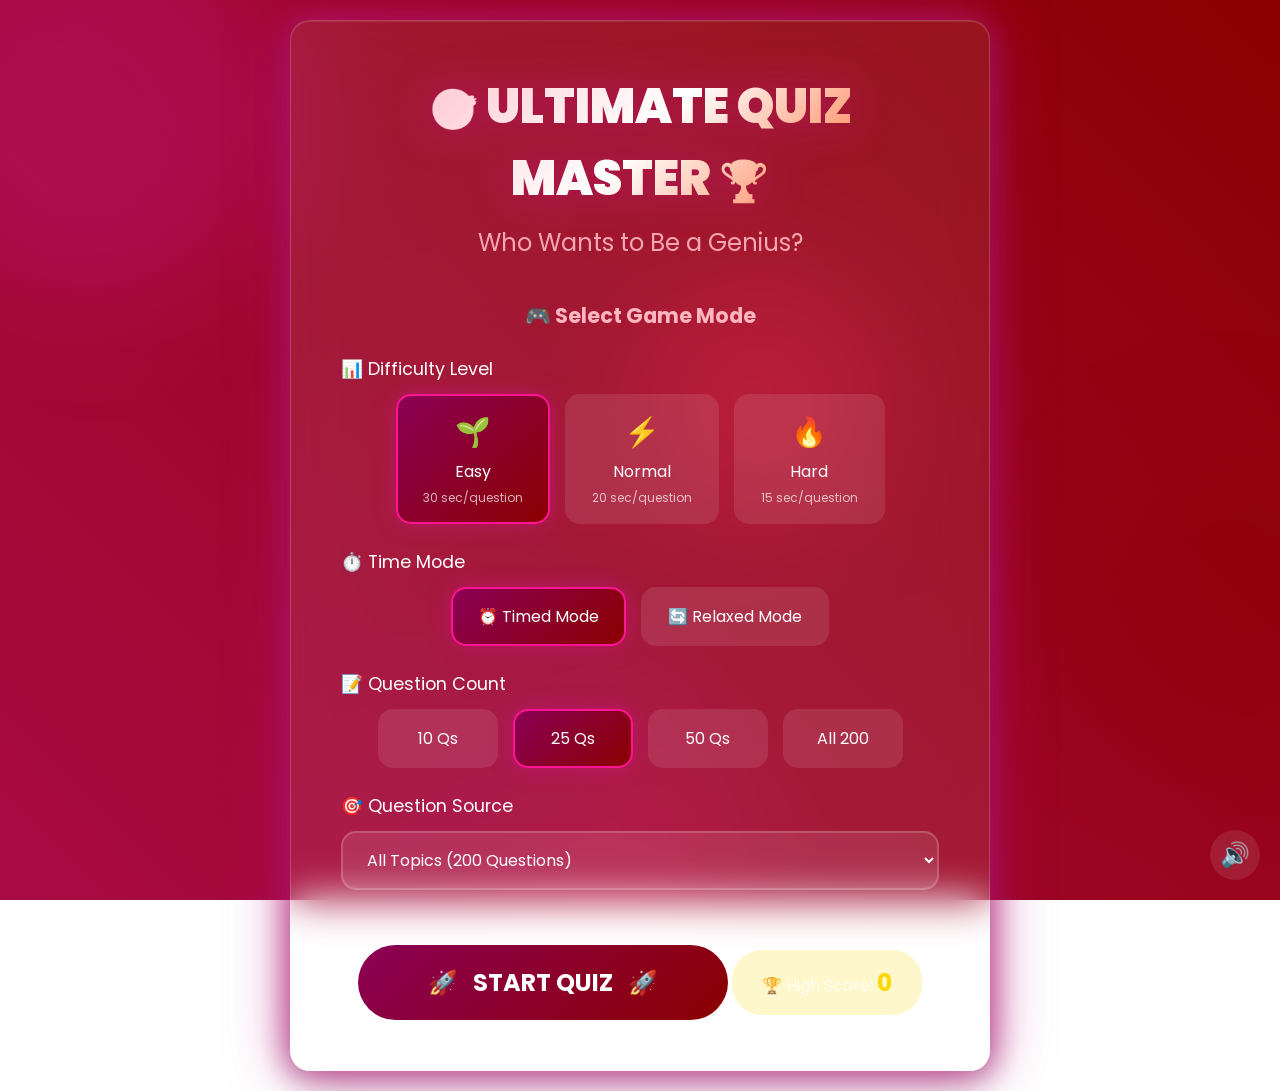
<file: index.html>
<!DOCTYPE html>
<html lang="en">
<head>
    <meta charset="UTF-8">
    <meta name="viewport" content="width=device-width, initial-scale=1.0">
    <title>🎯 Ultimate Quiz Master - Who Wants to Be a Genius?</title>
    <link rel="stylesheet" href="style.css">
    <link href="https://fonts.googleapis.com/css2?family=Poppins:wght@400;600;700;900&display=swap" rel="stylesheet">
</head>
<body>
    <!-- Animated Background -->
    <div class="bg-animation">
        <div class="bg-gradient"></div>
        <div class="floating-shapes">
            <div class="shape shape1"></div>
            <div class="shape shape2"></div>
            <div class="shape shape3"></div>
            <div class="shape shape4"></div>
        </div>
    </div>

    <!-- Start Screen -->
    <div id="startScreen" class="screen active">
        <div class="glass-container title-container">
            <h1 class="game-title">
                <span class="title-icon">🎯</span>
                ULTIMATE QUIZ MASTER
                <span class="title-icon">🏆</span>
            </h1>
            <p class="subtitle">Who Wants to Be a Genius?</p>
            
            <div class="mode-selection">
                <h3>🎮 Select Game Mode</h3>
                
                <div class="selection-group">
                    <label>📊 Difficulty Level</label>
                    <div class="difficulty-buttons">
                        <button class="mode-btn selected" data-difficulty="easy">
                            <span class="emoji">🌱</span>
                            Easy
                            <span class="desc">30 sec/question</span>
                        </button>
                        <button class="mode-btn" data-difficulty="normal">
                            <span class="emoji">⚡</span>
                            Normal
                            <span class="desc">20 sec/question</span>
                        </button>
                        <button class="mode-btn" data-difficulty="hard">
                            <span class="emoji">🔥</span>
                            Hard
                            <span class="desc">15 sec/question</span>
                        </button>
                    </div>
                </div>

                <div class="selection-group">
                    <label>⏱️ Time Mode</label>
                    <div class="time-toggles">
                        <button class="toggle-btn selected" data-timemode="true">⏰ Timed Mode</button>
                        <button class="toggle-btn" data-timemode="false">🔄 Relaxed Mode</button>
                    </div>
                </div>

                <div class="selection-group">
                    <label>📝 Question Count</label>
                    <div class="count-selector">
                        <button class="count-btn" data-count="10">10 Qs</button>
                        <button class="count-btn selected" data-count="25">25 Qs</button>
                        <button class="count-btn" data-count="50">50 Qs</button>
                        <button class="count-btn" data-count="all">All 200</button>
                    </div>
                </div>

                <div class="selection-group">
                    <label>🎯 Question Source</label>
                    <div class="source-selector">
                        <select id="topicSelect">
                            <option value="all">All Topics (200 Questions)</option>
                            <option value="1">Topic 1: Electrostatics (Q1-20)</option>
                            <option value="2">Topic 2: Atomic Nucleus (Q21-40)</option>
                            <option value="3">Topic 3: Magnetic Fields (Q41-60)</option>
                            <option value="4">Topic 4: Relativity (Q61-80)</option>
                            <option value="5">Topic 5: Generators & Motors (Q81-100)</option>
                            <option value="6">Topic 6: Inductance & Circuits (Q101-120)</option>
                            <option value="7">Topic 7: Magnetic Forces (Q121-140)</option>
                            <option value="8">Topic 8: Radioactivity (Q141-160)</option>
                            <option value="9">Topic 9: Atomic Structure (Q161-180)</option>
                            <option value="10">Topic 10: Electric Potential (Q181-200)</option>
                        </select>
                    </div>
                </div>
            </div>

            <button class="start-btn" id="startBtn">
                <span class="btn-icon">🚀</span>
                START QUIZ
                <span class="btn-icon">🚀</span>
            </button>

            <div class="high-score-display">
                <span class="hs-label">🏆 High Score:</span>
                <span class="hs-value" id="highScoreDisplay">0</span>
            </div>
        </div>
    </div>

    <!-- Game Screen -->
    <div id="gameScreen" class="screen">
        <div class="game-layout">
            <!-- Left Side - Prize Ladder -->
            <div class="prize-ladder glass-panel">
                <h3 class="ladder-title">🏆 Prize Ladder</h3>
                <div class="ladder" id="prizeLadder">
                    <!-- Generated by JS -->
                </div>
            </div>

            <!-- Center - Question Area -->
            <div class="question-area">
                <div class="game-header glass-panel">
                    <div class="stats-row">
                        <div class="stat-item">
                            <span class="stat-icon">🎯</span>
                            <span>Question <span id="currentQ">1</span>/<span id="totalQ">25</span></span>
                        </div>
                        <div class="stat-item">
                            <span class="stat-icon">⭐</span>
                            <span>Score: <span id="currentScore">0</span></span>
                        </div>
                        <div class="timer-container" id="timerContainer">
                            <span class="timer-icon">⏱️</span>
                            <div class="timer-bar">
                                <div class="timer-fill" id="timerFill"></div>
                            </div>
                            <span class="timer-text" id="timerText">20</span>
                        </div>
                        <div class="streak-display" id="streakDisplay">
                            🔥 <span id="streakCount">0</span> streak
                        </div>
                    </div>
                </div>

                <div class="question-panel glass-panel">
                    <div class="question-badge" id="questionBadge">Question 1</div>
                    <p class="question-text" id="questionText">Loading question...</p>
                </div>

                <div class="answers-grid" id="answersGrid">
                    <button class="answer-btn glass-panel" data-answer="A">
                        <span class="answer-letter">A</span>
                        <span class="answer-text">Option A</span>
                        <span class="answer-icon">✓</span>
                    </button>
                    <button class="answer-btn glass-panel" data-answer="B">
                        <span class="answer-letter">B</span>
                        <span class="answer-text">Option B</span>
                        <span class="answer-icon">✓</span>
                    </button>
                    <button class="answer-btn glass-panel" data-answer="C">
                        <span class="answer-letter">C</span>
                        <span class="answer-text">Option C</span>
                        <span class="answer-icon">✓</span>
                    </button>
                    <button class="answer-btn glass-panel" data-answer="D">
                        <span class="answer-letter">D</span>
                        <span class="answer-text">Option D</span>
                        <span class="answer-icon">✓</span>
                    </button>
                </div>

                <div class="lifelines-container" id="lifelinesContainer">
                    <h3 class="lifelines-title">💡 Lifelines</h3>
                    <div class="lifelines">
                        <button class="lifeline-btn" id="lifeline5050" data-lifeline="5050">
                            <span class="ll-icon">🎰</span>
                            <span class="ll-name">50:50</span>
                            <span class="ll-uses" id="ll5050count">1</span>
                        </button>
                        <button class="lifeline-btn" id="lifelineAudience" data-lifeline="audience">
                            <span class="ll-icon">👥</span>
                            <span class="ll-name">Ask Audience</span>
                            <span class="ll-uses" id="llAudienceCount">1</span>
                        </button>
                        <button class="lifeline-btn" id="lifelinePhone" data-lifeline="phone">
                            <span class="ll-icon">📞</span>
                            <span class="ll-name">Phone Friend</span>
                            <span class="ll-uses" id="llPhoneCount">1</span>
                        </button>
                        <button class="lifeline-btn" id="lifelineSkip" data-lifeline="skip">
                            <span class="ll-icon">⏭️</span>
                            <span class="ll-name">Skip</span>
                            <span class="ll-uses" id="llSkipCount">3</span>
                        </button>
                    </div>
                </div>
            </div>

            <!-- Right Side - Controls -->
            <div class="controls-panel glass-panel">
                <button class="control-btn exit-btn" id="exitBtn">
                    <span>🚪</span> Exit Game
                </button>
                <button class="control-btn pause-btn" id="pauseBtn">
                    <span>⏸️</span> Pause
                </button>
                <div class="combo-display" id="comboDisplay">
                    <span class="combo-label">Combo</span>
                    <span class="combo-value" id="comboValue">x1</span>
                </div>
            </div>
        </div>
    </div>

    <!-- Lifeline Modal -->
    <div id="lifelineModal" class="modal">
        <div class="modal-content glass-panel">
            <h3 id="lifelineTitle">Lifeline Result</h3>
            <div id="lifelineContent"></div>
            <button class="modal-close" id="closeLifelineModal">Got it!</button>
        </div>
    </div>

    <!-- Pause Modal -->
    <div id="pauseModal" class="modal">
        <div class="modal-content glass-panel">
            <h2>⏸️ Game Paused</h2>
            <p>Take a breather!</p>
            <div class="pause-options">
                <button class="pause-btn-large" id="resumeBtn">▶️ Resume</button>
                <button class="pause-btn-large" id="restartFromPauseBtn">🔄 Restart</button>
                <button class="pause-btn-large exit" id="quitFromPauseBtn">🚪 Quit</button>
            </div>
        </div>
    </div>

    <!-- Result Screen -->
    <div id="resultScreen" class="screen">
        <div class="result-container glass-container">
            <div id="resultIcon" class="result-icon">🏆</div>
            <h2 id="resultTitle">Quiz Complete!</h2>
            <div class="result-stats">
                <div class="result-stat">
                    <span class="rs-icon">✅</span>
                    <span class="rs-label">Correct</span>
                    <span class="rs-value" id="correctCount">0</span>
                </div>
                <div class="result-stat">
                    <span class="rs-icon">❌</span>
                    <span class="rs-label">Wrong</span>
                    <span class="rs-value" id="wrongCount">0</span>
                </div>
                <div class="result-stat">
                    <span class="rs-icon">🎯</span>
                    <span class="rs-label">Accuracy</span>
                    <span class="rs-value" id="accuracy">0%</span>
                </div>
                <div class="result-stat highlight">
                    <span class="rs-icon">⭐</span>
                    <span class="rs-label">Final Score</span>
                    <span class="rs-value" id="finalScore">0</span>
                </div>
                <div class="result-stat">
                    <span class="rs-icon">🔥</span>
                    <span class="rs-label">Best Streak</span>
                    <span class="rs-value" id="bestStreak">0</span>
                </div>
                <div class="result-stat">
                    <span class="rs-icon">⏱️</span>
                    <span class="rs-label">Time Used</span>
                    <span class="rs-value" id="timeUsed">0s</span>
                </div>
            </div>
            <div class="result-message" id="resultMessage"></div>
            <div class="result-actions">
                <button class="result-btn primary" id="playAgainBtn">
                    <span>🔄</span> Play Again
                </button>
                <button class="result-btn secondary" id="mainMenuBtn">
                    <span>🏠</span> Main Menu
                </button>
                <button class="result-btn secondary" id="shareScoreBtn">
                    <span>📤</span> Share Score
                </button>
            </div>
        </div>
    </div>

    <!-- Sound Toggle -->
    <button class="sound-toggle" id="soundToggle" title="Toggle Sound">
        <span id="soundIcon">🔊</span>
    </button>

    <script src="script.js"></script>
</body>
  </html>
</file>
<file: style.css>
/* ═══════════════════════════════════════════════════════════════════════════
   ULTIMATE QUIZ MASTER - Who Wants to Be a Genius
   Dark Pink to Dark Red Glass Glowing Theme
   ═══════════════════════════════════════════════════════════════════════════ */

/* CSS Variables */
:root {
    /* Primary Pink Colors */
    --pink-dark: #8B0055;
    --pink-medium: #C71585;
    --pink-light: #FF1493;
    --pink-pale: #FFB6C1;
    
    /* Primary Red Colors */
    --red-dark: #8B0000;
    --red-medium: #DC143C;
    --red-light: #FF4500;
    --red-crimson: #DC143C;
    
    /* Glass Effect Colors */
    --glass-bg: rgba(255, 255, 255, 0.08);
    --glass-border: rgba(255, 255, 255, 0.18);
    --glass-shadow: rgba(0, 0, 0, 0.3);
    
    /* Glow Colors */
    --glow-pink: rgba(199, 21, 133, 0.6);
    --glow-red: rgba(220, 20, 60, 0.6);
    --glow-intensity: 0 0 30px var(--glow-pink), 0 0 60px var(--glow-pink);
    
    /* Animations */
    --transition-speed: 3s;
}

/* Base Styles */
* {
    margin: 0;
    padding: 0;
    box-sizing: border-box;
}

body {
    font-family: 'Poppins', sans-serif;
    min-height: 100vh;
    overflow-x: hidden;
    color: white;
}

/* Animated Background */
.bg-animation {
    position: fixed;
    top: 0;
    left: 0;
    width: 100%;
    height: 100%;
    z-index: -1;
    overflow: hidden;
}

.bg-gradient {
    position: absolute;
    width: 200%;
    height: 200%;
    top: -50%;
    left: -50%;
    background: linear-gradient(
        45deg,
        var(--pink-dark),
        var(--pink-medium),
        var(--red-dark),
        var(--red-medium),
        var(--pink-dark)
    );
    background-size: 400% 400%;
    animation: gradientShift 8s ease infinite;
}

@keyframes gradientShift {
    0% { background-position: 0% 50%; }
    50% { background-position: 100% 50%; }
    100% { background-position: 0% 50%; }
}

.floating-shapes .shape {
    position: absolute;
    border-radius: 50%;
    filter: blur(60px);
    opacity: 0.4;
    animation: float 20s ease-in-out infinite;
}

.shape1 {
    width: 400px;
    height: 400px;
    background: var(--pink-medium);
    top: -100px;
    left: -100px;
    animation-delay: 0s;
}

.shape2 {
    width: 300px;
    height: 300px;
    background: var(--red-dark);
    top: 50%;
    right: -100px;
    animation-delay: -5s;
}

.shape3 {
    width: 350px;
    height: 350px;
    background: linear-gradient(135deg, var(--pink-dark), var(--red-medium));
    bottom: -100px;
    left: 30%;
    animation-delay: -10s;
}

.shape4 {
    width: 250px;
    height: 250px;
    background: var(--red-crimson);
    top: 30%;
    left: 50%;
    animation-delay: -15s;
}

@keyframes float {
    0%, 100% { transform: translate(0, 0) scale(1); }
    25% { transform: translate(30px, -30px) scale(1.1); }
    50% { transform: translate(-20px, 20px) scale(0.9); }
    75% { transform: translate(20px, 30px) scale(1.05); }
}

/* Glass Effect */
.glass-panel, .glass-container {
    background: var(--glass-bg);
    backdrop-filter: blur(20px);
    -webkit-backdrop-filter: blur(20px);
    border: 1px solid var(--glass-border);
    border-radius: 20px;
    box-shadow: 
        var(--glow-intensity),
        inset 0 1px 0 rgba(255, 255, 255, 0.1),
        0 8px 32px var(--glass-shadow);
    transition: all 0.4s ease;
}

.glass-panel:hover, .glass-container:hover {
    box-shadow: 
        0 0 40px var(--glow-pink),
        0 0 80px var(--glow-red),
        inset 0 1px 0 rgba(255, 255, 255, 0.15),
        0 12px 40px var(--glass-shadow);
}

/* Screen Management */
.screen {
    display: none;
    width: 100%;
    min-height: 100vh;
    padding: 20px;
}

.screen.active {
    display: flex;
    align-items: center;
    justify-content: center;
}

/* Start Screen */
.title-container {
    max-width: 700px;
    padding: 50px;
    text-align: center;
    animation: glowPulse 3s ease-in-out infinite;
}

@keyframes glowPulse {
    0%, 100% { 
        box-shadow: 
            0 0 30px var(--glow-pink),
            0 0 60px var(--glow-pink),
            inset 0 1px 0 rgba(255, 255, 255, 0.1),
            0 8px 32px var(--glass-shadow);
    }
    50% { 
        box-shadow: 
            0 0 40px var(--glow-red),
            0 0 80px var(--glow-red),
            inset 0 1px 0 rgba(255, 255, 255, 0.15),
            0 12px 40px var(--glass-shadow);
    }
}

.game-title {
    font-size: 3rem;
    font-weight: 900;
    background: linear-gradient(135deg, var(--pink-pale), white, var(--red-light));
    -webkit-background-clip: text;
    -webkit-text-fill-color: transparent;
    background-clip: text;
    text-shadow: none;
    filter: drop-shadow(0 0 20px var(--glow-pink));
    margin-bottom: 10px;
}

.title-icon {
    font-size: 2.5rem;
    display: inline-block;
    animation: bounce 1s ease-in-out infinite;
}

.title-icon:last-child {
    animation-delay: 0.5s;
}

@keyframes bounce {
    0%, 100% { transform: translateY(0); }
    50% { transform: translateY(-10px); }
}

.subtitle {
    font-size: 1.5rem;
    color: var(--pink-pale);
    margin-bottom: 40px;
    opacity: 0.9;
}

/* Mode Selection */
.mode-selection {
    text-align: left;
    margin-bottom: 30px;
}

.mode-selection h3 {
    text-align: center;
    margin-bottom: 25px;
    font-size: 1.3rem;
    color: var(--pink-pale);
}

.selection-group {
    margin-bottom: 25px;
}

.selection-group label {
    display: block;
    margin-bottom: 12px;
    font-size: 1.1rem;
    color: white;
}

.difficulty-buttons, .time-toggles, .count-selector {
    display: flex;
    gap: 15px;
    justify-content: center;
    flex-wrap: wrap;
}

.mode-btn, .toggle-btn, .count-btn {
    padding: 15px 25px;
    border: 2px solid transparent;
    border-radius: 15px;
    background: rgba(255, 255, 255, 0.1);
    color: white;
    font-family: 'Poppins', sans-serif;
    font-size: 1rem;
    cursor: pointer;
    transition: all 0.3s ease;
    display: flex;
    flex-direction: column;
    align-items: center;
    gap: 5px;
    min-width: 120px;
}

.mode-btn .emoji, .toggle-btn .emoji {
    font-size: 1.8rem;
}

.mode-btn .desc, .toggle-btn .desc {
    font-size: 0.75rem;
    opacity: 0.7;
}

.mode-btn:hover, .toggle-btn:hover, .count-btn:hover {
    background: rgba(255, 255, 255, 0.2);
    transform: translateY(-3px);
}

.mode-btn.selected, .toggle-btn.selected, .count-btn.selected {
    background: linear-gradient(135deg, var(--pink-dark), var(--red-dark));
    border-color: var(--pink-light);
    box-shadow: 0 0 20px var(--glow-pink);
}

.source-selector select {
    width: 100%;
    padding: 15px 20px;
    border: 2px solid var(--glass-border);
    border-radius: 15px;
    background: rgba(255, 255, 255, 0.1);
    color: white;
    font-family: 'Poppins', sans-serif;
    font-size: 1rem;
    cursor: pointer;
    transition: all 0.3s ease;
}

.source-selector select:hover {
    background: rgba(255, 255, 255, 0.15);
}

.source-selector select option {
    background: var(--pink-dark);
    color: white;
}

.start-btn {
    padding: 20px 60px;
    font-size: 1.5rem;
    font-weight: 700;
    font-family: 'Poppins', sans-serif;
    border: none;
    border-radius: 50px;
    background: linear-gradient(135deg, var(--pink-dark), var(--red-dark), var(--pink-medium));
    background-size: 200% 200%;
    color: white;
    cursor: pointer;
    transition: all 0.4s ease;
    animation: btnGlow 2s ease-in-out infinite;
}

.start-btn:hover {
    transform: scale(1.05);
    box-shadow: 0 0 40px var(--glow-pink), 0 0 80px var(--glow-red);
}

@keyframes btnGlow {
    0%, 100% { background-position: 0% 50%; }
    50% { background-position: 100% 50%; }
}

.btn-icon {
    margin: 0 10px;
}

.high-score-display {
    margin-top: 30px;
    padding: 15px 30px;
    background: rgba(255, 215, 0, 0.2);
    border-radius: 30px;
    display: inline-block;
}

.hs-label {
    font-size: 1rem;
    opacity: 0.8;
}

.hs-value {
    font-size: 1.5rem;
    font-weight: 700;
    color: gold;
}

/* Game Screen Layout */
.game-layout {
    display: grid;
    grid-template-columns: 250px 1fr 150px;
    gap: 20px;
    width: 100%;
    max-width: 1400px;
    height: calc(100vh - 40px);
}

/* Prize Ladder */
.prize-ladder {
    padding: 20px;
    overflow-y: auto;
    max-height: 100%;
}

.ladder-title {
    text-align: center;
    margin-bottom: 20px;
    font-size: 1.2rem;
    color: gold;
}

.ladder {
    display: flex;
    flex-direction: column-reverse;
    gap: 8px;
}

.ladder-item {
    padding: 12px 15px;
    border-radius: 10px;
    background: rgba(255, 255, 255, 0.05);
    display: flex;
    justify-content: space-between;
    align-items: center;
    transition: all 0.3s ease;
    border: 2px solid transparent;
}

.ladder-item.current {
    background: linear-gradient(135deg, var(--pink-dark), var(--red-dark));
    border-color: var(--pink-light);
    box-shadow: 0 0 20px var(--glow-pink);
    transform: scale(1.05);
}

.ladder-item.reached {
    background: rgba(0, 255, 0, 0.15);
    border-color: rgba(0, 255, 0, 0.3);
}

.ladder-item.locked {
    opacity: 0.4;
}

.ladder-item .level {
    font-weight: 700;
}

.ladder-item .prize {
    font-size: 0.9rem;
    color: gold;
}

/* Question Area */
.question-area {
    display: flex;
    flex-direction: column;
    gap: 20px;
}

.game-header {
    padding: 20px;
}

.stats-row {
    display: flex;
    justify-content: space-between;
    align-items: center;
    flex-wrap: wrap;
    gap: 15px;
}

.stat-item {
    display: flex;
    align-items: center;
    gap: 8px;
    font-size: 1rem;
}

.stat-icon {
    font-size: 1.3rem;
}

.timer-container {
    display: flex;
    align-items: center;
    gap: 10px;
    padding: 8px 15px;
    background: rgba(255, 255, 255, 0.1);
    border-radius: 20px;
}

.timer-bar {
    width: 100px;
    height: 8px;
    background: rgba(255, 255, 255, 0.2);
    border-radius: 10px;
    overflow: hidden;
}

.timer-fill {
    height: 100%;
    background: linear-gradient(90deg, var(--pink-light), var(--red-light));
    border-radius: 10px;
    transition: width 1s linear;
    animation: timerGlow 1s ease-in-out infinite;
}

@keyframes timerGlow {
    0%, 100% { box-shadow: 0 0 10px var(--pink-light); }
    50% { box-shadow: 0 0 20px var(--red-light); }
}

.timer-text {
    font-weight: 700;
    font-size: 1.2rem;
}

.streak-display {
    padding: 8px 15px;
    background: linear-gradient(135deg, rgba(255, 165, 0, 0.3), rgba(255, 69, 0, 0.3));
    border-radius: 20px;
    font-weight: 600;
}

.streak-display.active {
    animation: streakPulse 0.5s ease-in-out infinite;
}

@keyframes streakPulse {
    0%, 100% { transform: scale(1); }
    50% { transform: scale(1.1); }
}

/* Question Panel */
.question-panel {
    padding: 30px;
    text-align: center;
    flex-grow: 1;
    display: flex;
    flex-direction: column;
    justify-content: center;
}

.question-badge {
    display: inline-block;
    padding: 8px 20px;
    background: linear-gradient(135deg, var(--pink-dark), var(--red-dark));
    border-radius: 20px;
    font-size: 0.9rem;
    margin-bottom: 20px;
}

.question-text {
    font-size: 1.4rem;
    line-height: 1.6;
    color: white;
}

/* Answers Grid */
.answers-grid {
    display: grid;
    grid-template-columns: repeat(2, 1fr);
    gap: 15px;
}

.answer-btn {
    padding: 20px 25px;
    border: 2px solid var(--glass-border);
    background: rgba(255, 255, 255, 0.05);
    border-radius: 15px;
    color: white;
    cursor: pointer;
    transition: all 0.3s ease;
    display: flex;
    align-items: center;
    gap: 15px;
    font-family: 'Poppins', sans-serif;
}

.answer-btn:hover:not(:disabled) {
    transform: translateY(-5px);
    border-color: var(--pink-light);
    box-shadow: 0 0 25px var(--glow-pink);
    background: rgba(255, 255, 255, 0.1);
}

.answer-btn.selected {
    background: linear-gradient(135deg, var(--pink-dark), var(--red-dark));
    border-color: var(--pink-light);
    box-shadow: 0 0 30px var(--glow-pink);
}

.answer-btn.correct {
    background: linear-gradient(135deg, #00C853, #00E676);
    border-color: #00C853;
    box-shadow: 0 0 30px rgba(0, 200, 83, 0.5);
    animation: correctPulse 0.5s ease-in-out;
}

.answer-btn.wrong {
    background: linear-gradient(135deg, #FF1744, #FF5252);
    border-color: #FF1744;
    box-shadow: 0 0 30px rgba(255, 23, 68, 0.5);
    animation: wrongShake 0.5s ease-in-out;
}

.answer-btn.disabled {
    opacity: 0.4;
    cursor: not-allowed;
}

.answer-btn.eliminated {
    opacity: 0.2;
    text-decoration: line-through;
}

@keyframes correctPulse {
    0%, 100% { transform: scale(1); }
    50% { transform: scale(1.02); }
}

@keyframes wrongShake {
    0%, 100% { transform: translateX(0); }
    25% { transform: translateX(-10px); }
    75% { transform: translateX(10px); }
}

.answer-letter {
    width: 40px;
    height: 40px;
    display: flex;
    align-items: center;
    justify-content: center;
    background: linear-gradient(135deg, var(--pink-dark), var(--red-dark));
    border-radius: 10px;
    font-weight: 700;
    font-size: 1.2rem;
}

.answer-text {
    flex: 1;
    text-align: left;
    font-size: 1rem;
}

.answer-icon {
    font-size: 1.5rem;
    opacity: 0;
    transition: opacity 0.3s ease;
}

.answer-btn.correct .answer-icon,
.answer-btn.wrong .answer-icon,
.answer-btn.selected .answer-icon {
    opacity: 1;
}

/* Lifelines */
.lifelines-container {
    margin-top: auto;
}

.lifelines-title {
    text-align: center;
    margin-bottom: 15px;
    font-size: 1rem;
    color: var(--pink-pale);
}

.lifelines {
    display: flex;
    gap: 10px;
    justify-content: center;
    flex-wrap: wrap;
}

.lifeline-btn {
    padding: 12px 20px;
    background: rgba(255, 255, 255, 0.08);
    border: 2px solid var(--glass-border);
    border-radius: 15px;
    color: white;
    cursor: pointer;
    transition: all 0.3s ease;
    display: flex;
    flex-direction: column;
    align-items: center;
    gap: 5px;
    font-family: 'Poppins', sans-serif;
    min-width: 80px;
}

.lifeline-btn:hover:not(:disabled) {
    transform: translateY(-3px);
    border-color: var(--pink-light);
    box-shadow: 0 0 20px var(--glow-pink);
}

.lifeline-btn:disabled {
    opacity: 0.3;
    cursor: not-allowed;
}

.ll-icon {
    font-size: 1.5rem;
}

.ll-name {
    font-size: 0.8rem;
}

.ll-uses {
    font-size: 0.7rem;
    opacity: 0.7;
    background: rgba(255, 255, 255, 0.1);
    padding: 2px 8px;
    border-radius: 10px;
}

/* Controls Panel */
.controls-panel {
    padding: 20px;
    display: flex;
    flex-direction: column;
    gap: 15px;
    align-items: center;
}

.control-btn {
    padding: 12px 20px;
    border: none;
    border-radius: 12px;
    background: rgba(255, 255, 255, 0.1);
    color: white;
    cursor: pointer;
    transition: all 0.3s ease;
    display: flex;
    align-items: center;
    gap: 8px;
    font-family: 'Poppins', sans-serif;
    font-size: 0.9rem;
}

.control-btn:hover {
    background: rgba(255, 255, 255, 0.2);
    transform: translateX(5px);
}

.exit-btn:hover {
    background: linear-gradient(135deg, #FF1744, #FF5252);
}

.pause-btn:hover {
    background: linear-gradient(135deg, var(--pink-dark), var(--red-dark));
}

.combo-display {
    margin-top: auto;
    padding: 15px;
    background: linear-gradient(135deg, rgba(255, 215, 0, 0.2), rgba(255, 165, 0, 0.2));
    border-radius: 15px;
    text-align: center;
}

.combo-label {
    font-size: 0.8rem;
    opacity: 0.8;
    display: block;
}

.combo-value {
    font-size: 1.5rem;
    font-weight: 700;
    color: gold;
}

/* Modals */
.modal {
    display: none;
    position: fixed;
    top: 0;
    left: 0;
    width: 100%;
    height: 100%;
    background: rgba(0, 0, 0, 0.7);
    backdrop-filter: blur(5px);
    z-index: 1000;
    align-items: center;
    justify-content: center;
}

.modal.active {
    display: flex;
}

.modal-content {
    padding: 40px;
    max-width: 500px;
    width: 90%;
    text-align: center;
}

.modal-content h3 {
    margin-bottom: 20px;
    font-size: 1.5rem;
    color: var(--pink-pale);
}

.modal-close {
    padding: 12px 30px;
    border: none;
    border-radius: 25px;
    background: linear-gradient(135deg, var(--pink-dark), var(--red-dark));
    color: white;
    font-family: 'Poppins', sans-serif;
    font-size: 1rem;
    cursor: pointer;
    transition: all 0.3s ease;
}

.modal-close:hover {
    transform: scale(1.05);
    box-shadow: 0 0 20px var(--glow-pink);
}

/* Pause Modal */
.pause-options {
    display: flex;
    flex-direction: column;
    gap: 15px;
    margin-top: 25px;
}

.pause-btn-large {
    padding: 15px 30px;
    border: none;
    border-radius: 15px;
    background: rgba(255, 255, 255, 0.1);
    color: white;
    font-family: 'Poppins', sans-serif;
    font-size: 1.1rem;
    cursor: pointer;
    transition: all 0.3s ease;
}

.pause-btn-large:hover {
    background: rgba(255, 255, 255, 0.2);
    transform: scale(1.02);
}

.pause-btn-large.exit:hover {
    background: linear-gradient(135deg, #FF1744, #FF5252);
}

/* Result Screen */
.result-container {
    max-width: 600px;
    padding: 50px;
    text-align: center;
}

.result-icon {
    font-size: 5rem;
    margin-bottom: 20px;
    animation: resultBounce 1s ease-in-out;
}

@keyframes resultBounce {
    0%, 100% { transform: scale(1); }
    50% { transform: scale(1.2); }
}

.result-container h2 {
    font-size: 2.5rem;
    margin-bottom: 30px;
    background: linear-gradient(135deg, var(--pink-pale), white);
    -webkit-background-clip: text;
    -webkit-text-fill-color: transparent;
    background-clip: text;
}

.result-stats {
    display: grid;
    grid-template-columns: repeat(3, 1fr);
    gap: 20px;
    margin-bottom: 30px;
}

.result-stat {
    padding: 20px;
    background: rgba(255, 255, 255, 0.05);
    border-radius: 15px;
}

.result-stat.highlight {
    grid-column: span 3;
    background: linear-gradient(135deg, var(--pink-dark), var(--red-dark));
    box-shadow: 0 0 30px var(--glow-pink);
}

.rs-icon {
    font-size: 2rem;
    display: block;
    margin-bottom: 10px;
}

.rs-label {
    font-size: 0.9rem;
    opacity: 0.8;
    display: block;
    margin-bottom: 5px;
}

.rs-value {
    font-size: 1.8rem;
    font-weight: 700;
}

.result-message {
    font-size: 1.2rem;
    margin-bottom: 30px;
    color: var(--pink-pale);
}

.result-actions {
    display: flex;
    gap: 15px;
    justify-content: center;
    flex-wrap: wrap;
}

.result-btn {
    padding: 15px 30px;
    border: none;
    border-radius: 25px;
    font-family: 'Poppins', sans-serif;
    font-size: 1rem;
    cursor: pointer;
    transition: all 0.3s ease;
    display: flex;
    align-items: center;
    gap: 10px;
}

.result-btn.primary {
    background: linear-gradient(135deg, var(--pink-dark), var(--red-dark));
    color: white;
}

.result-btn.secondary {
    background: rgba(255, 255, 255, 0.1);
    color: white;
}

.result-btn:hover {
    transform: scale(1.05);
    box-shadow: 0 0 20px var(--glow-pink);
}

/* Sound Toggle */
.sound-toggle {
    position: fixed;
    bottom: 20px;
    right: 20px;
    width: 50px;
    height: 50px;
    border: none;
    border-radius: 50%;
    background: rgba(255, 255, 255, 0.1);
    color: white;
    font-size: 1.5rem;
    cursor: pointer;
    transition: all 0.3s ease;
    z-index: 999;
    backdrop-filter: blur(10px);
}

.sound-toggle:hover {
    background: rgba(255, 255, 255, 0.2);
    transform: scale(1.1);
}

/* Audience Poll Visualization */
.audience-poll {
    margin: 20px 0;
}

.poll-bar {
    display: flex;
    align-items: center;
    margin: 10px 0;
    gap: 10px;
}

.poll-label {
    width: 30px;
    font-weight: 700;
}

.poll-track {
    flex: 1;
    height: 25px;
    background: rgba(255, 255, 255, 0.1);
    border-radius: 12px;
    overflow: hidden;
}

.poll-fill {
    height: 100%;
    background: linear-gradient(90deg, var(--pink-dark), var(--red-medium));
    border-radius: 12px;
    transition: width 0.5s ease;
    display: flex;
    align-items: center;
    justify-content: flex-end;
    padding-right: 10px;
    font-weight: 700;
    font-size: 0.9rem;
}

.poll-fill.high {
    background: linear-gradient(90deg, #00C853, #00E676);
}

/* Phone Friend */
.phone-friend-avatar {
    font-size: 4rem;
    margin-bottom: 15px;
    animation: phoneRing 0.5s ease-in-out infinite;
}

@keyframes phoneRing {
    0%, 100% { transform: rotate(-5deg); }
    50% { transform: rotate(5deg); }
}

.phone-advice {
    padding: 20px;
    background: rgba(255, 255, 255, 0.1);
    border-radius: 15px;
    margin: 20px 0;
    font-size: 1.1rem;
}

/* Responsive Design */
@media (max-width: 1200px) {
    .game-layout {
        grid-template-columns: 200px 1fr 120px;
    }
}

@media (max-width: 900px) {
    .game-layout {
        grid-template-columns: 1fr;
        grid-template-rows: auto auto auto auto;
    }
    
    .prize-ladder {
        order: 2;
        max-height: 200px;
    }
    
    .question-area {
        order: 1;
    }
    
    .controls-panel {
        order: 3;
        flex-direction: row;
        justify-content: center;
    }
    
    .answers-grid {
        grid-template-columns: 1fr;
    }
    
    .result-stats {
        grid-template-columns: repeat(2, 1fr);
    }
    
    .result-stat.highlight {
        grid-column: span 2;
    }
}

@media (max-width: 600px) {
    .game-title {
        font-size: 2rem;
    }
    
    .subtitle {
        font-size: 1rem;
    }
    
    .mode-btn, .toggle-btn, .count-btn {
        padding: 10px 15px;
        min-width: 80px;
    }
    
    .question-text {
        font-size: 1.1rem;
    }
    
    .answer-btn {
        padding: 15px;
    }
    
    .result-stats {
        grid-template-columns: 1fr;
    }
    
    .result-stat.highlight {
        grid-column: span 1;
    }
}
</file>
<file: millionaire.css>
/* ═══════════════════════════════════════════════════════════════════════════
   ULTIMATE QUIZ MASTER - Who Wants to Be a Genius
   Dark Pink to Dark Red Glass Glowing Theme
   ═══════════════════════════════════════════════════════════════════════════ */

/* CSS Variables */
:root {
    /* Primary Pink Colors */
    --pink-dark: #8B0055;
    --pink-medium: #C71585;
    --pink-light: #FF1493;
    --pink-pale: #FFB6C1;
    
    /* Primary Red Colors */
    --red-dark: #8B0000;
    --red-medium: #DC143C;
    --red-light: #FF4500;
    --red-crimson: #DC143C;
    
    /* Glass Effect Colors */
    --glass-bg: rgba(255, 255, 255, 0.08);
    --glass-border: rgba(255, 255, 255, 0.18);
    --glass-shadow: rgba(0, 0, 0, 0.3);
    
    /* Glow Colors */
    --glow-pink: rgba(199, 21, 133, 0.6);
    --glow-red: rgba(220, 20, 60, 0.6);
    --glow-intensity: 0 0 30px var(--glow-pink), 0 0 60px var(--glow-pink);
    
    /* Animations */
    --transition-speed: 3s;
}

/* Base Styles */
* {
    margin: 0;
    padding: 0;
    box-sizing: border-box;
}

body {
    font-family: 'Poppins', sans-serif;
    min-height: 100vh;
    overflow-x: hidden;
    color: white;
}

/* Animated Background */
.bg-animation {
    position: fixed;
    top: 0;
    left: 0;
    width: 100%;
    height: 100%;
    z-index: -1;
    overflow: hidden;
}

.bg-gradient {
    position: absolute;
    width: 200%;
    height: 200%;
    top: -50%;
    left: -50%;
    background: linear-gradient(
        45deg,
        var(--pink-dark),
        var(--pink-medium),
        var(--red-dark),
        var(--red-medium),
        var(--pink-dark)
    );
    background-size: 400% 400%;
    animation: gradientShift 8s ease infinite;
}

@keyframes gradientShift {
    0% { background-position: 0% 50%; }
    50% { background-position: 100% 50%; }
    100% { background-position: 0% 50%; }
}

.floating-shapes .shape {
    position: absolute;
    border-radius: 50%;
    filter: blur(60px);
    opacity: 0.4;
    animation: float 20s ease-in-out infinite;
}

.shape1 {
    width: 400px;
    height: 400px;
    background: var(--pink-medium);
    top: -100px;
    left: -100px;
    animation-delay: 0s;
}

.shape2 {
    width: 300px;
    height: 300px;
    background: var(--red-dark);
    top: 50%;
    right: -100px;
    animation-delay: -5s;
}

.shape3 {
    width: 350px;
    height: 350px;
    background: linear-gradient(135deg, var(--pink-dark), var(--red-medium));
    bottom: -100px;
    left: 30%;
    animation-delay: -10s;
}

.shape4 {
    width: 250px;
    height: 250px;
    background: var(--red-crimson);
    top: 30%;
    left: 50%;
    animation-delay: -15s;
}

@keyframes float {
    0%, 100% { transform: translate(0, 0) scale(1); }
    25% { transform: translate(30px, -30px) scale(1.1); }
    50% { transform: translate(-20px, 20px) scale(0.9); }
    75% { transform: translate(20px, 30px) scale(1.05); }
}

/* Glass Effect */
.glass-panel, .glass-container {
    background: var(--glass-bg);
    backdrop-filter: blur(20px);
    -webkit-backdrop-filter: blur(20px);
    border: 1px solid var(--glass-border);
    border-radius: 20px;
    box-shadow: 
        var(--glow-intensity),
        inset 0 1px 0 rgba(255, 255, 255, 0.1),
        0 8px 32px var(--glass-shadow);
    transition: all 0.4s ease;
}

.glass-panel:hover, .glass-container:hover {
    box-shadow: 
        0 0 40px var(--glow-pink),
        0 0 80px var(--glow-red),
        inset 0 1px 0 rgba(255, 255, 255, 0.15),
        0 12px 40px var(--glass-shadow);
}

/* Screen Management */
.screen {
    display: none;
    width: 100%;
    min-height: 100vh;
    padding: 20px;
}

.screen.active {
    display: flex;
    align-items: center;
    justify-content: center;
}

/* Start Screen */
.title-container {
    max-width: 700px;
    padding: 50px;
    text-align: center;
    animation: glowPulse 3s ease-in-out infinite;
}

@keyframes glowPulse {
    0%, 100% { 
        box-shadow: 
            0 0 30px var(--glow-pink),
            0 0 60px var(--glow-pink),
            inset 0 1px 0 rgba(255, 255, 255, 0.1),
            0 8px 32px var(--glass-shadow);
    }
    50% { 
        box-shadow: 
            0 0 40px var(--glow-red),
            0 0 80px var(--glow-red),
            inset 0 1px 0 rgba(255, 255, 255, 0.15),
            0 12px 40px var(--glass-shadow);
    }
}

.game-title {
    font-size: 3rem;
    font-weight: 900;
    background: linear-gradient(135deg, var(--pink-pale), white, var(--red-light));
    -webkit-background-clip: text;
    -webkit-text-fill-color: transparent;
    background-clip: text;
    text-shadow: none;
    filter: drop-shadow(0 0 20px var(--glow-pink));
    margin-bottom: 10px;
}

.title-icon {
    font-size: 2.5rem;
    display: inline-block;
    animation: bounce 1s ease-in-out infinite;
}

.title-icon:last-child {
    animation-delay: 0.5s;
}

@keyframes bounce {
    0%, 100% { transform: translateY(0); }
    50% { transform: translateY(-10px); }
}

.subtitle {
    font-size: 1.5rem;
    color: var(--pink-pale);
    margin-bottom: 40px;
    opacity: 0.9;
}

/* Mode Selection */
.mode-selection {
    text-align: left;
    margin-bottom: 30px;
}

.mode-selection h3 {
    text-align: center;
    margin-bottom: 25px;
    font-size: 1.3rem;
    color: var(--pink-pale);
}

.selection-group {
    margin-bottom: 25px;
}

.selection-group label {
    display: block;
    margin-bottom: 12px;
    font-size: 1.1rem;
    color: white;
}

.difficulty-buttons, .time-toggles, .count-selector {
    display: flex;
    gap: 15px;
    justify-content: center;
    flex-wrap: wrap;
}

.mode-btn, .toggle-btn, .count-btn {
    padding: 15px 25px;
    border: 2px solid transparent;
    border-radius: 15px;
    background: rgba(255, 255, 255, 0.1);
    color: white;
    font-family: 'Poppins', sans-serif;
    font-size: 1rem;
    cursor: pointer;
    transition: all 0.3s ease;
    display: flex;
    flex-direction: column;
    align-items: center;
    gap: 5px;
    min-width: 120px;
}

.mode-btn .emoji, .toggle-btn .emoji {
    font-size: 1.8rem;
}

.mode-btn .desc, .toggle-btn .desc {
    font-size: 0.75rem;
    opacity: 0.7;
}

.mode-btn:hover, .toggle-btn:hover, .count-btn:hover {
    background: rgba(255, 255, 255, 0.2);
    transform: translateY(-3px);
}

.mode-btn.selected, .toggle-btn.selected, .count-btn.selected {
    background: linear-gradient(135deg, var(--pink-dark), var(--red-dark));
    border-color: var(--pink-light);
    box-shadow: 0 0 20px var(--glow-pink);
}

.source-selector select {
    width: 100%;
    padding: 15px 20px;
    border: 2px solid var(--glass-border);
    border-radius: 15px;
    background: rgba(255, 255, 255, 0.1);
    color: white;
    font-family: 'Poppins', sans-serif;
    font-size: 1rem;
    cursor: pointer;
    transition: all 0.3s ease;
}

.source-selector select:hover {
    background: rgba(255, 255, 255, 0.15);
}

.source-selector select option {
    background: var(--pink-dark);
    color: white;
}

.start-btn {
    padding: 20px 60px;
    font-size: 1.5rem;
    font-weight: 700;
    font-family: 'Poppins', sans-serif;
    border: none;
    border-radius: 50px;
    background: linear-gradient(135deg, var(--pink-dark), var(--red-dark), var(--pink-medium));
    background-size: 200% 200%;
    color: white;
    cursor: pointer;
    transition: all 0.4s ease;
    animation: btnGlow 2s ease-in-out infinite;
}

.start-btn:hover {
    transform: scale(1.05);
    box-shadow: 0 0 40px var(--glow-pink), 0 0 80px var(--glow-red);
}

@keyframes btnGlow {
    0%, 100% { background-position: 0% 50%; }
    50% { background-position: 100% 50%; }
}

.btn-icon {
    margin: 0 10px;
}

.high-score-display {
    margin-top: 30px;
    padding: 15px 30px;
    background: rgba(255, 215, 0, 0.2);
    border-radius: 30px;
    display: inline-block;
}

.hs-label {
    font-size: 1rem;
    opacity: 0.8;
}

.hs-value {
    font-size: 1.5rem;
    font-weight: 700;
    color: gold;
}

/* Game Screen Layout */
.game-layout {
    display: grid;
    grid-template-columns: 250px 1fr 150px;
    gap: 20px;
    width: 100%;
    max-width: 1400px;
    height: calc(100vh - 40px);
}

/* Prize Ladder */
.prize-ladder {
    padding: 20px;
    overflow-y: auto;
    max-height: 100%;
}

.ladder-title {
    text-align: center;
    margin-bottom: 20px;
    font-size: 1.2rem;
    color: gold;
}

.ladder {
    display: flex;
    flex-direction: column-reverse;
    gap: 8px;
}

.ladder-item {
    padding: 12px 15px;
    border-radius: 10px;
    background: rgba(255, 255, 255, 0.05);
    display: flex;
    justify-content: space-between;
    align-items: center;
    transition: all 0.3s ease;
    border: 2px solid transparent;
}

.ladder-item.current {
    background: linear-gradient(135deg, var(--pink-dark), var(--red-dark));
    border-color: var(--pink-light);
    box-shadow: 0 0 20px var(--glow-pink);
    transform: scale(1.05);
}

.ladder-item.reached {
    background: rgba(0, 255, 0, 0.15);
    border-color: rgba(0, 255, 0, 0.3);
}

.ladder-item.locked {
    opacity: 0.4;
}

.ladder-item .level {
    font-weight: 700;
}

.ladder-item .prize {
    font-size: 0.9rem;
    color: gold;
}

/* Question Area */
.question-area {
    display: flex;
    flex-direction: column;
    gap: 20px;
}

.game-header {
    padding: 20px;
}

.stats-row {
    display: flex;
    justify-content: space-between;
    align-items: center;
    flex-wrap: wrap;
    gap: 15px;
}

.stat-item {
    display: flex;
    align-items: center;
    gap: 8px;
    font-size: 1rem;
}

.stat-icon {
    font-size: 1.3rem;
}

.timer-container {
    display: flex;
    align-items: center;
    gap: 10px;
    padding: 8px 15px;
    background: rgba(255, 255, 255, 0.1);
    border-radius: 20px;
}

.timer-bar {
    width: 100px;
    height: 8px;
    background: rgba(255, 255, 255, 0.2);
    border-radius: 10px;
    overflow: hidden;
}

.timer-fill {
    height: 100%;
    background: linear-gradient(90deg, var(--pink-light), var(--red-light));
    border-radius: 10px;
    transition: width 1s linear;
    animation: timerGlow 1s ease-in-out infinite;
}

@keyframes timerGlow {
    0%, 100% { box-shadow: 0 0 10px var(--pink-light); }
    50% { box-shadow: 0 0 20px var(--red-light); }
}

.timer-text {
    font-weight: 700;
    font-size: 1.2rem;
}

.streak-display {
    padding: 8px 15px;
    background: linear-gradient(135deg, rgba(255, 165, 0, 0.3), rgba(255, 69, 0, 0.3));
    border-radius: 20px;
    font-weight: 600;
}

.streak-display.active {
    animation: streakPulse 0.5s ease-in-out infinite;
}

@keyframes streakPulse {
    0%, 100% { transform: scale(1); }
    50% { transform: scale(1.1); }
}

/* Question Panel */
.question-panel {
    padding: 30px;
    text-align: center;
    flex-grow: 1;
    display: flex;
    flex-direction: column;
    justify-content: center;
}

.question-badge {
    display: inline-block;
    padding: 8px 20px;
    background: linear-gradient(135deg, var(--pink-dark), var(--red-dark));
    border-radius: 20px;
    font-size: 0.9rem;
    margin-bottom: 20px;
}

.question-text {
    font-size: 1.4rem;
    line-height: 1.6;
    color: white;
}

/* Answers Grid */
.answers-grid {
    display: grid;
    grid-template-columns: repeat(2, 1fr);
    gap: 15px;
}

.answer-btn {
    padding: 20px 25px;
    border: 2px solid var(--glass-border);
    background: rgba(255, 255, 255, 0.05);
    border-radius: 15px;
    color: white;
    cursor: pointer;
    transition: all 0.3s ease;
    display: flex;
    align-items: center;
    gap: 15px;
    font-family: 'Poppins', sans-serif;
}

.answer-btn:hover:not(:disabled) {
    transform: translateY(-5px);
    border-color: var(--pink-light);
    box-shadow: 0 0 25px var(--glow-pink);
    background: rgba(255, 255, 255, 0.1);
}

.answer-btn.selected {
    background: linear-gradient(135deg, var(--pink-dark), var(--red-dark));
    border-color: var(--pink-light);
    box-shadow: 0 0 30px var(--glow-pink);
}

.answer-btn.correct {
    background: linear-gradient(135deg, #00C853, #00E676);
    border-color: #00C853;
    box-shadow: 0 0 30px rgba(0, 200, 83, 0.5);
    animation: correctPulse 0.5s ease-in-out;
}

.answer-btn.wrong {
    background: linear-gradient(135deg, #FF1744, #FF5252);
    border-color: #FF1744;
    box-shadow: 0 0 30px rgba(255, 23, 68, 0.5);
    animation: wrongShake 0.5s ease-in-out;
}

.answer-btn.disabled {
    opacity: 0.4;
    cursor: not-allowed;
}

.answer-btn.eliminated {
    opacity: 0.2;
    text-decoration: line-through;
}

@keyframes correctPulse {
    0%, 100% { transform: scale(1); }
    50% { transform: scale(1.02); }
}

@keyframes wrongShake {
    0%, 100% { transform: translateX(0); }
    25% { transform: translateX(-10px); }
    75% { transform: translateX(10px); }
}

.answer-letter {
    width: 40px;
    height: 40px;
    display: flex;
    align-items: center;
    justify-content: center;
    background: linear-gradient(135deg, var(--pink-dark), var(--red-dark));
    border-radius: 10px;
    font-weight: 700;
    font-size: 1.2rem;
}

.answer-text {
    flex: 1;
    text-align: left;
    font-size: 1rem;
}

.answer-icon {
    font-size: 1.5rem;
    opacity: 0;
    transition: opacity 0.3s ease;
}

.answer-btn.correct .answer-icon,
.answer-btn.wrong .answer-icon,
.answer-btn.selected .answer-icon {
    opacity: 1;
}

/* Lifelines */
.lifelines-container {
    margin-top: auto;
}

.lifelines-title {
    text-align: center;
    margin-bottom: 15px;
    font-size: 1rem;
    color: var(--pink-pale);
}

.lifelines {
    display: flex;
    gap: 10px;
    justify-content: center;
    flex-wrap: wrap;
}

.lifeline-btn {
    padding: 12px 20px;
    background: rgba(255, 255, 255, 0.08);
    border: 2px solid var(--glass-border);
    border-radius: 15px;
    color: white;
    cursor: pointer;
    transition: all 0.3s ease;
    display: flex;
    flex-direction: column;
    align-items: center;
    gap: 5px;
    font-family: 'Poppins', sans-serif;
    min-width: 80px;
}

.lifeline-btn:hover:not(:disabled) {
    transform: translateY(-3px);
    border-color: var(--pink-light);
    box-shadow: 0 0 20px var(--glow-pink);
}

.lifeline-btn:disabled {
    opacity: 0.3;
    cursor: not-allowed;
}

.ll-icon {
    font-size: 1.5rem;
}

.ll-name {
    font-size: 0.8rem;
}

.ll-uses {
    font-size: 0.7rem;
    opacity: 0.7;
    background: rgba(255, 255, 255, 0.1);
    padding: 2px 8px;
    border-radius: 10px;
}

/* Controls Panel */
.controls-panel {
    padding: 20px;
    display: flex;
    flex-direction: column;
    gap: 15px;
    align-items: center;
}

.control-btn {
    padding: 12px 20px;
    border: none;
    border-radius: 12px;
    background: rgba(255, 255, 255, 0.1);
    color: white;
    cursor: pointer;
    transition: all 0.3s ease;
    display: flex;
    align-items: center;
    gap: 8px;
    font-family: 'Poppins', sans-serif;
    font-size: 0.9rem;
}

.control-btn:hover {
    background: rgba(255, 255, 255, 0.2);
    transform: translateX(5px);
}

.exit-btn:hover {
    background: linear-gradient(135deg, #FF1744, #FF5252);
}

.pause-btn:hover {
    background: linear-gradient(135deg, var(--pink-dark), var(--red-dark));
}

.combo-display {
    margin-top: auto;
    padding: 15px;
    background: linear-gradient(135deg, rgba(255, 215, 0, 0.2), rgba(255, 165, 0, 0.2));
    border-radius: 15px;
    text-align: center;
}

.combo-label {
    font-size: 0.8rem;
    opacity: 0.8;
    display: block;
}

.combo-value {
    font-size: 1.5rem;
    font-weight: 700;
    color: gold;
}

/* Modals */
.modal {
    display: none;
    position: fixed;
    top: 0;
    left: 0;
    width: 100%;
    height: 100%;
    background: rgba(0, 0, 0, 0.7);
    backdrop-filter: blur(5px);
    z-index: 1000;
    align-items: center;
    justify-content: center;
}

.modal.active {
    display: flex;
}

.modal-content {
    padding: 40px;
    max-width: 500px;
    width: 90%;
    text-align: center;
}

.modal-content h3 {
    margin-bottom: 20px;
    font-size: 1.5rem;
    color: var(--pink-pale);
}

.modal-close {
    padding: 12px 30px;
    border: none;
    border-radius: 25px;
    background: linear-gradient(135deg, var(--pink-dark), var(--red-dark));
    color: white;
    font-family: 'Poppins', sans-serif;
    font-size: 1rem;
    cursor: pointer;
    transition: all 0.3s ease;
}

.modal-close:hover {
    transform: scale(1.05);
    box-shadow: 0 0 20px var(--glow-pink);
}

/* Pause Modal */
.pause-options {
    display: flex;
    flex-direction: column;
    gap: 15px;
    margin-top: 25px;
}

.pause-btn-large {
    padding: 15px 30px;
    border: none;
    border-radius: 15px;
    background: rgba(255, 255, 255, 0.1);
    color: white;
    font-family: 'Poppins', sans-serif;
    font-size: 1.1rem;
    cursor: pointer;
    transition: all 0.3s ease;
}

.pause-btn-large:hover {
    background: rgba(255, 255, 255, 0.2);
    transform: scale(1.02);
}

.pause-btn-large.exit:hover {
    background: linear-gradient(135deg, #FF1744, #FF5252);
}

/* Result Screen */
.result-container {
    max-width: 600px;
    padding: 50px;
    text-align: center;
}

.result-icon {
    font-size: 5rem;
    margin-bottom: 20px;
    animation: resultBounce 1s ease-in-out;
}

@keyframes resultBounce {
    0%, 100% { transform: scale(1); }
    50% { transform: scale(1.2); }
}

.result-container h2 {
    font-size: 2.5rem;
    margin-bottom: 30px;
    background: linear-gradient(135deg, var(--pink-pale), white);
    -webkit-background-clip: text;
    -webkit-text-fill-color: transparent;
    background-clip: text;
}

.result-stats {
    display: grid;
    grid-template-columns: repeat(3, 1fr);
    gap: 20px;
    margin-bottom: 30px;
}

.result-stat {
    padding: 20px;
    background: rgba(255, 255, 255, 0.05);
    border-radius: 15px;
}

.result-stat.highlight {
    grid-column: span 3;
    background: linear-gradient(135deg, var(--pink-dark), var(--red-dark));
    box-shadow: 0 0 30px var(--glow-pink);
}

.rs-icon {
    font-size: 2rem;
    display: block;
    margin-bottom: 10px;
}

.rs-label {
    font-size: 0.9rem;
    opacity: 0.8;
    display: block;
    margin-bottom: 5px;
}

.rs-value {
    font-size: 1.8rem;
    font-weight: 700;
}

.result-message {
    font-size: 1.2rem;
    margin-bottom: 30px;
    color: var(--pink-pale);
}

.result-actions {
    display: flex;
    gap: 15px;
    justify-content: center;
    flex-wrap: wrap;
}

.result-btn {
    padding: 15px 30px;
    border: none;
    border-radius: 25px;
    font-family: 'Poppins', sans-serif;
    font-size: 1rem;
    cursor: pointer;
    transition: all 0.3s ease;
    display: flex;
    align-items: center;
    gap: 10px;
}

.result-btn.primary {
    background: linear-gradient(135deg, var(--pink-dark), var(--red-dark));
    color: white;
}

.result-btn.secondary {
    background: rgba(255, 255, 255, 0.1);
    color: white;
}

.result-btn:hover {
    transform: scale(1.05);
    box-shadow: 0 0 20px var(--glow-pink);
}

/* Sound Toggle */
.sound-toggle {
    position: fixed;
    bottom: 20px;
    right: 20px;
    width: 50px;
    height: 50px;
    border: none;
    border-radius: 50%;
    background: rgba(255, 255, 255, 0.1);
    color: white;
    font-size: 1.5rem;
    cursor: pointer;
    transition: all 0.3s ease;
    z-index: 999;
    backdrop-filter: blur(10px);
}

.sound-toggle:hover {
    background: rgba(255, 255, 255, 0.2);
    transform: scale(1.1);
}

/* Audience Poll Visualization */
.audience-poll {
    margin: 20px 0;
}

.poll-bar {
    display: flex;
    align-items: center;
    margin: 10px 0;
    gap: 10px;
}

.poll-label {
    width: 30px;
    font-weight: 700;
}

.poll-track {
    flex: 1;
    height: 25px;
    background: rgba(255, 255, 255, 0.1);
    border-radius: 12px;
    overflow: hidden;
}

.poll-fill {
    height: 100%;
    background: linear-gradient(90deg, var(--pink-dark), var(--red-medium));
    border-radius: 12px;
    transition: width 0.5s ease;
    display: flex;
    align-items: center;
    justify-content: flex-end;
    padding-right: 10px;
    font-weight: 700;
    font-size: 0.9rem;
}

.poll-fill.high {
    background: linear-gradient(90deg, #00C853, #00E676);
}

/* Phone Friend */
.phone-friend-avatar {
    font-size: 4rem;
    margin-bottom: 15px;
    animation: phoneRing 0.5s ease-in-out infinite;
}

@keyframes phoneRing {
    0%, 100% { transform: rotate(-5deg); }
    50% { transform: rotate(5deg); }
}

.phone-advice {
    padding: 20px;
    background: rgba(255, 255, 255, 0.1);
    border-radius: 15px;
    margin: 20px 0;
    font-size: 1.1rem;
}

/* Responsive Design */
@media (max-width: 1200px) {
    .game-layout {
        grid-template-columns: 200px 1fr 120px;
    }
}

@media (max-width: 900px) {
    .game-layout {
        grid-template-columns: 1fr;
        grid-template-rows: auto auto auto auto;
    }
    
    .prize-ladder {
        order: 2;
        max-height: 200px;
    }
    
    .question-area {
        order: 1;
    }
    
    .controls-panel {
        order: 3;
        flex-direction: row;
        justify-content: center;
    }
    
    .answers-grid {
        grid-template-columns: 1fr;
    }
    
    .result-stats {
        grid-template-columns: repeat(2, 1fr);
    }
    
    .result-stat.highlight {
        grid-column: span 2;
    }
}

@media (max-width: 600px) {
    .game-title {
        font-size: 2rem;
    }
    
    .subtitle {
        font-size: 1rem;
    }
    
    .mode-btn, .toggle-btn, .count-btn {
        padding: 10px 15px;
        min-width: 80px;
    }
    
    .question-text {
        font-size: 1.1rem;
    }
    
    .answer-btn {
        padding: 15px;
    }
    
    .result-stats {
        grid-template-columns: 1fr;
    }
    
    .result-stat.highlight {
        grid-column: span 1;
    }
}
</file>
